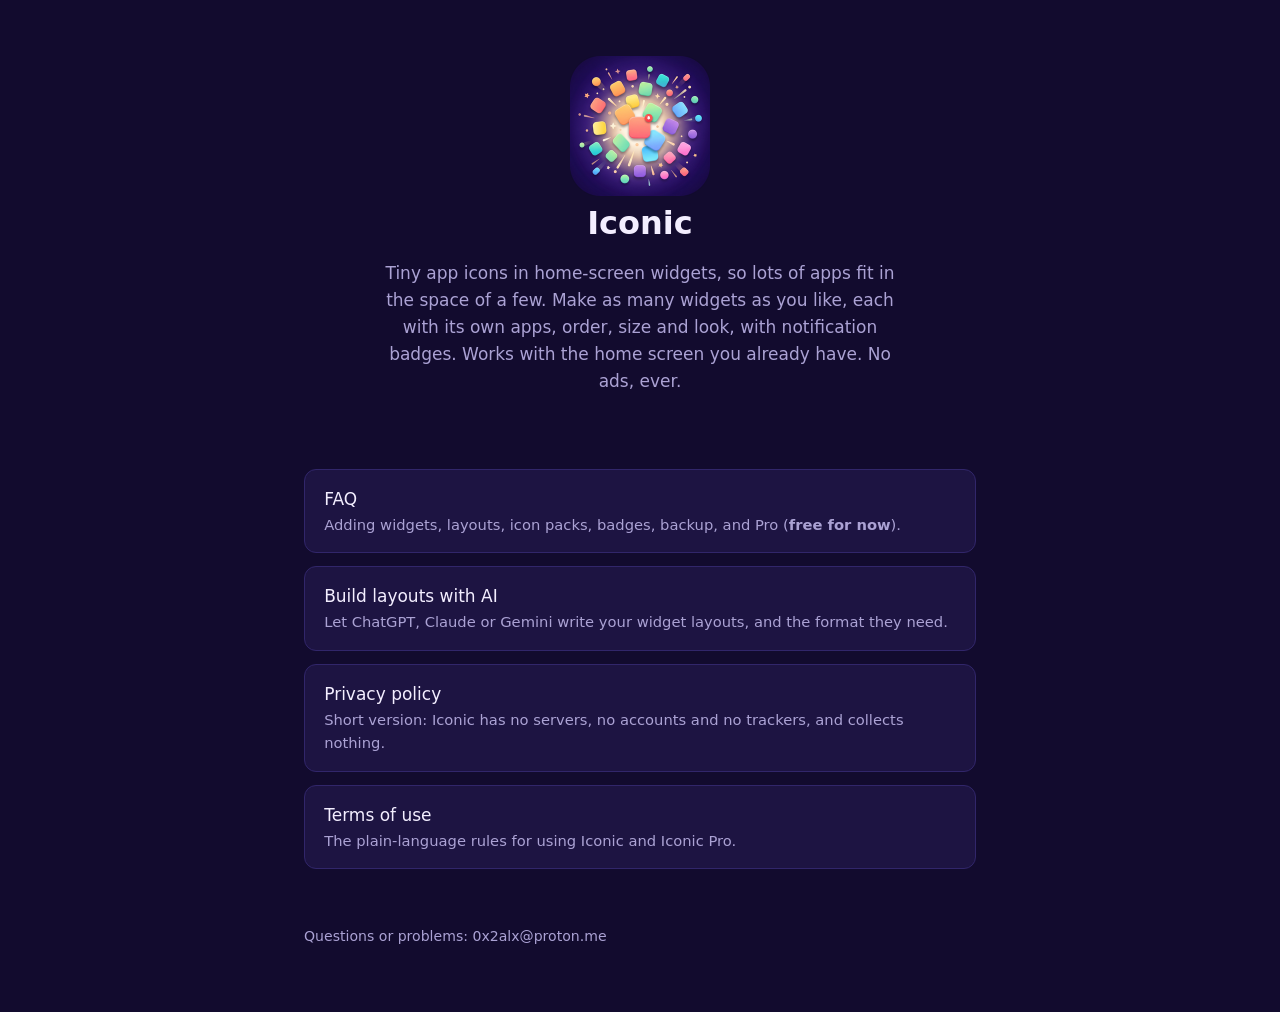
<file: index.html>
<!doctype html>
<html lang="en">
<head>
<meta charset="utf-8">
<meta name="viewport" content="width=device-width, initial-scale=1, viewport-fit=cover">
<title>Iconic</title>
<meta name="description" content="Iconic puts tiny app icons on your Android home screen in widgets: as many widgets as you like, each with its own apps, order, size and look, with notification badges.">
<link rel="icon" href="assets/favicon.png">
<link rel="stylesheet" href="style.css">
</head>
<body>
<div class="wrap">
  <section class="hero">
    <img src="assets/iconic-logo.png" alt="Iconic logo">
    <h1>Iconic</h1>
    <p>Tiny app icons in home-screen widgets, so lots of apps fit in the space of a few. Make as many widgets as you like, each with its own apps, order, size and look, with notification badges. Works with the home screen you already have. No ads, ever.</p>
  </section>
  <div class="links">
    <a href="faq.html">FAQ<span>Adding widgets, layouts, icon packs, badges, backup, and Pro (<strong>free for now</strong>).</span></a>
    <a href="ai.html">Build layouts with AI<span>Let ChatGPT, Claude or Gemini write your widget layouts, and the format they need.</span></a>
    <a href="privacy.html">Privacy policy<span>Short version: Iconic has no servers, no accounts and no trackers, and collects nothing.</span></a>
    <a href="terms.html">Terms of use<span>The plain-language rules for using Iconic and Iconic Pro.</span></a>
  </div>
  <footer>Questions or problems: 0x2alx@proton.me</footer>
</div>
</body>
</html>
</file>
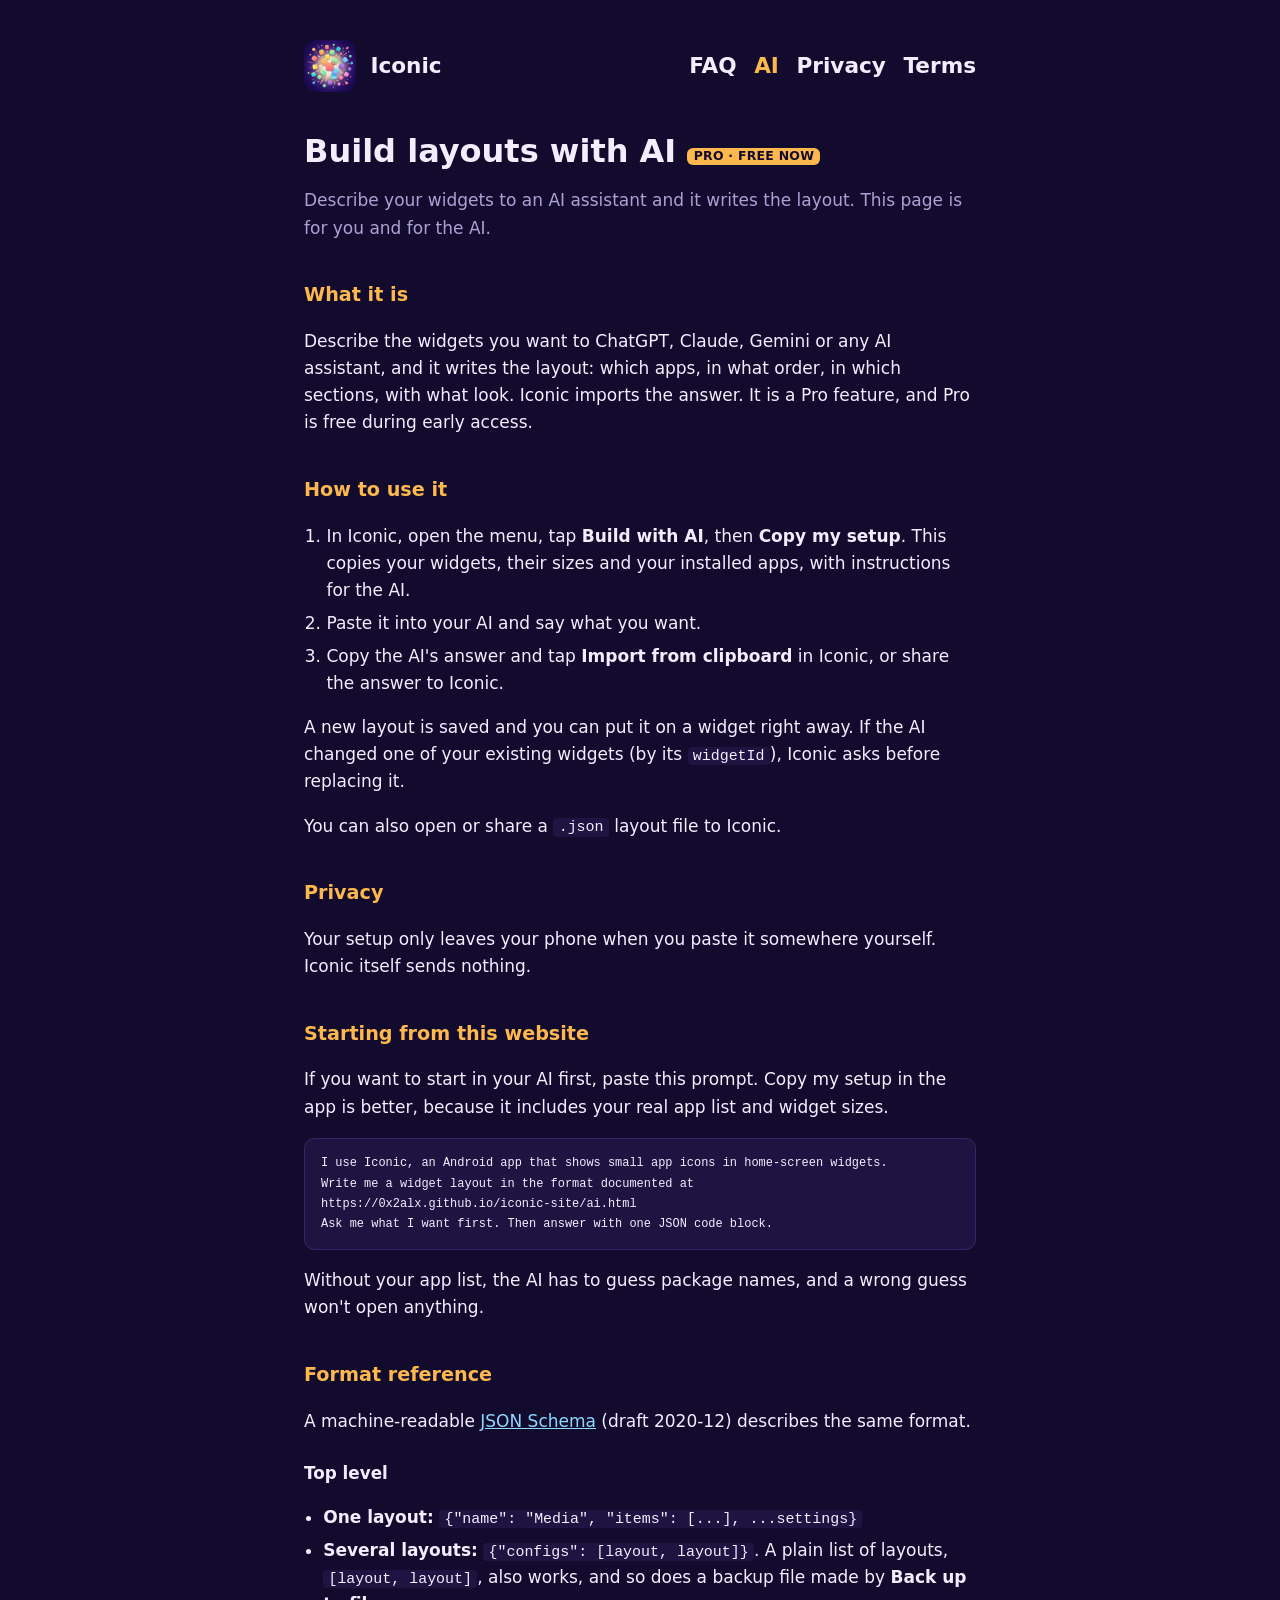
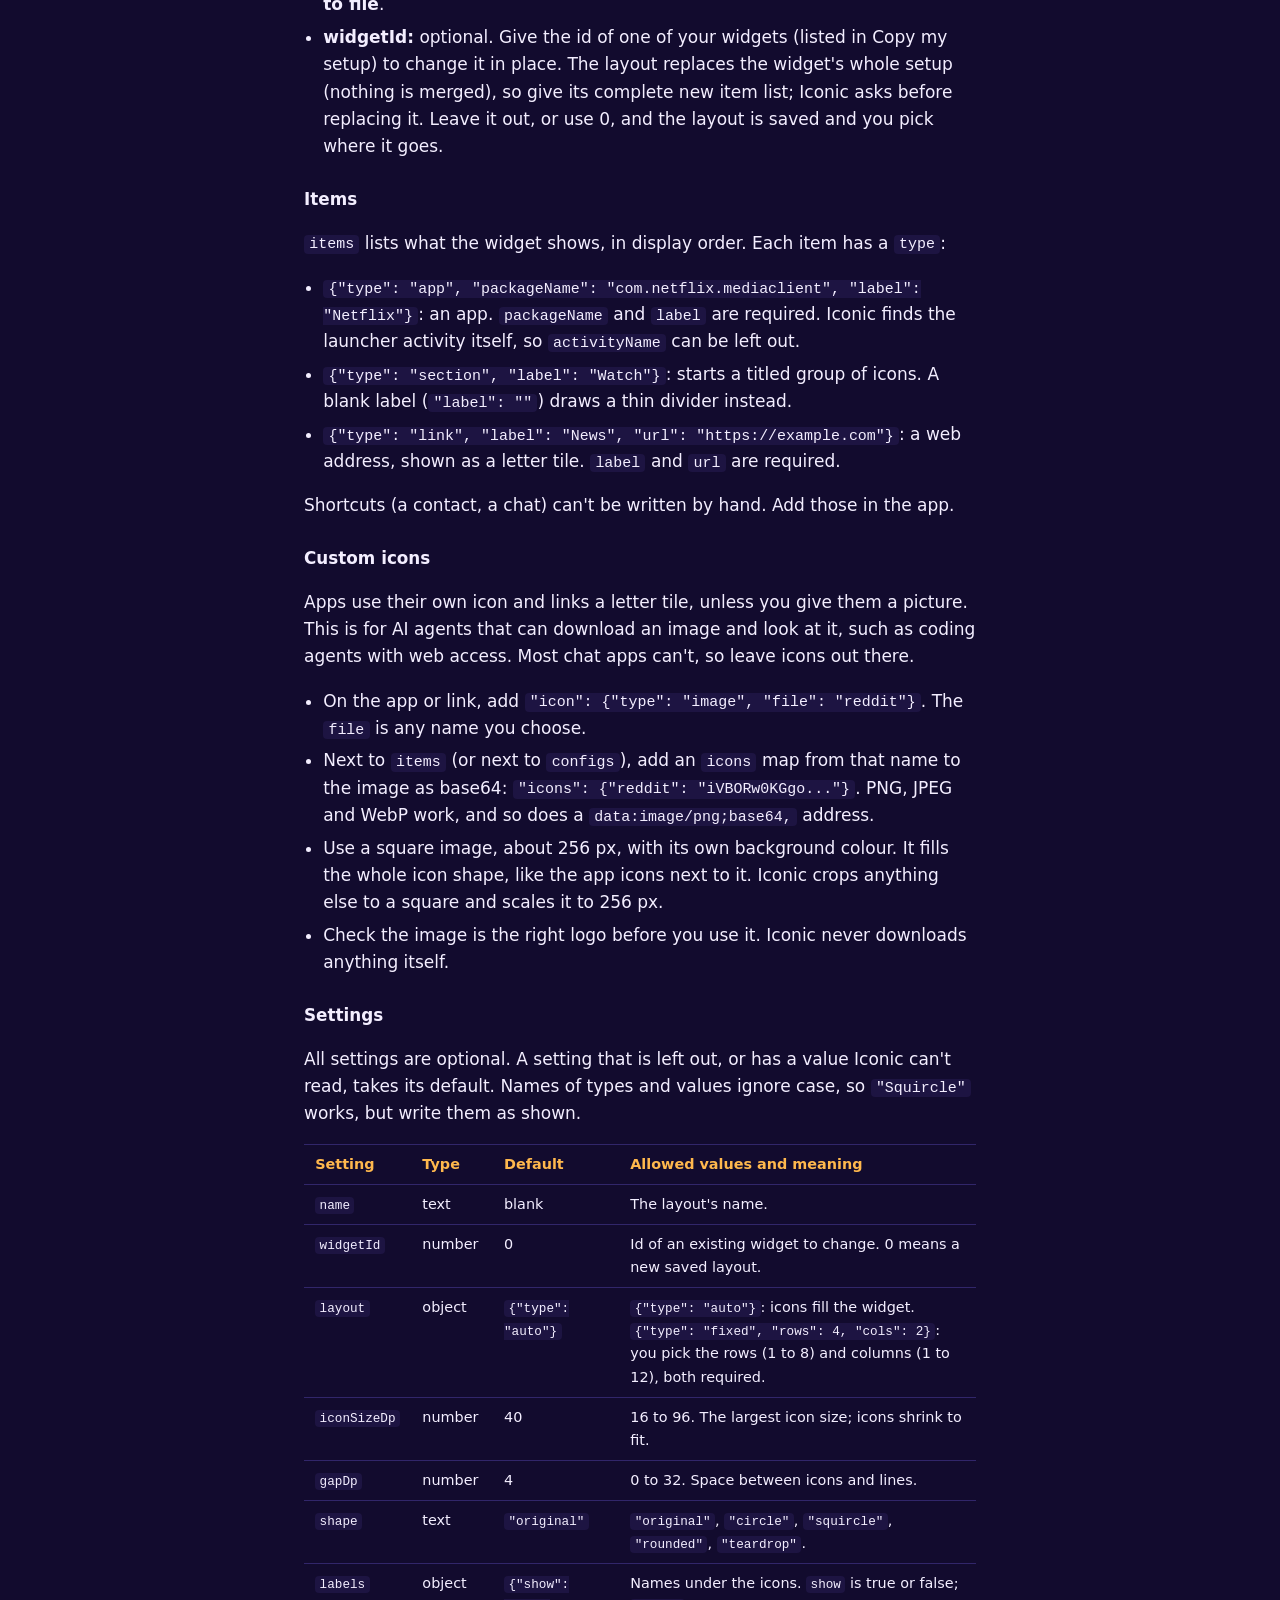
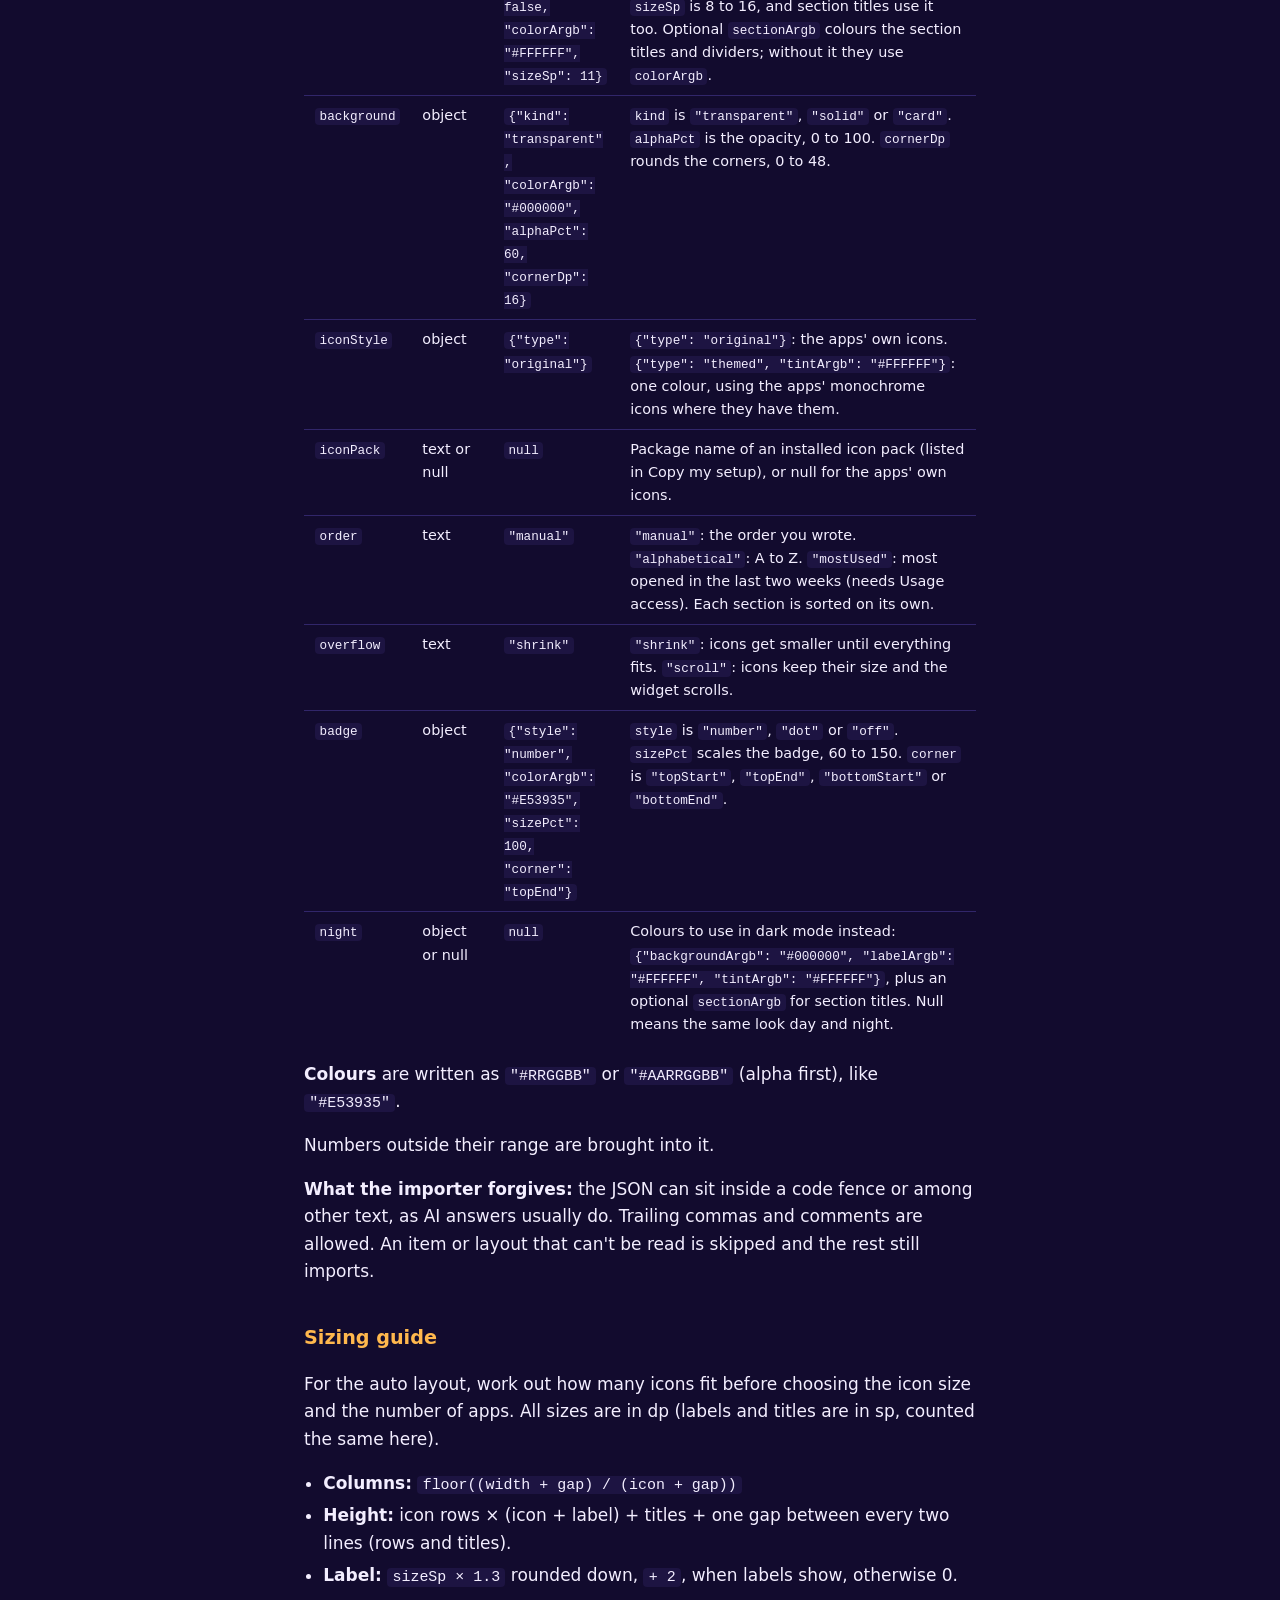
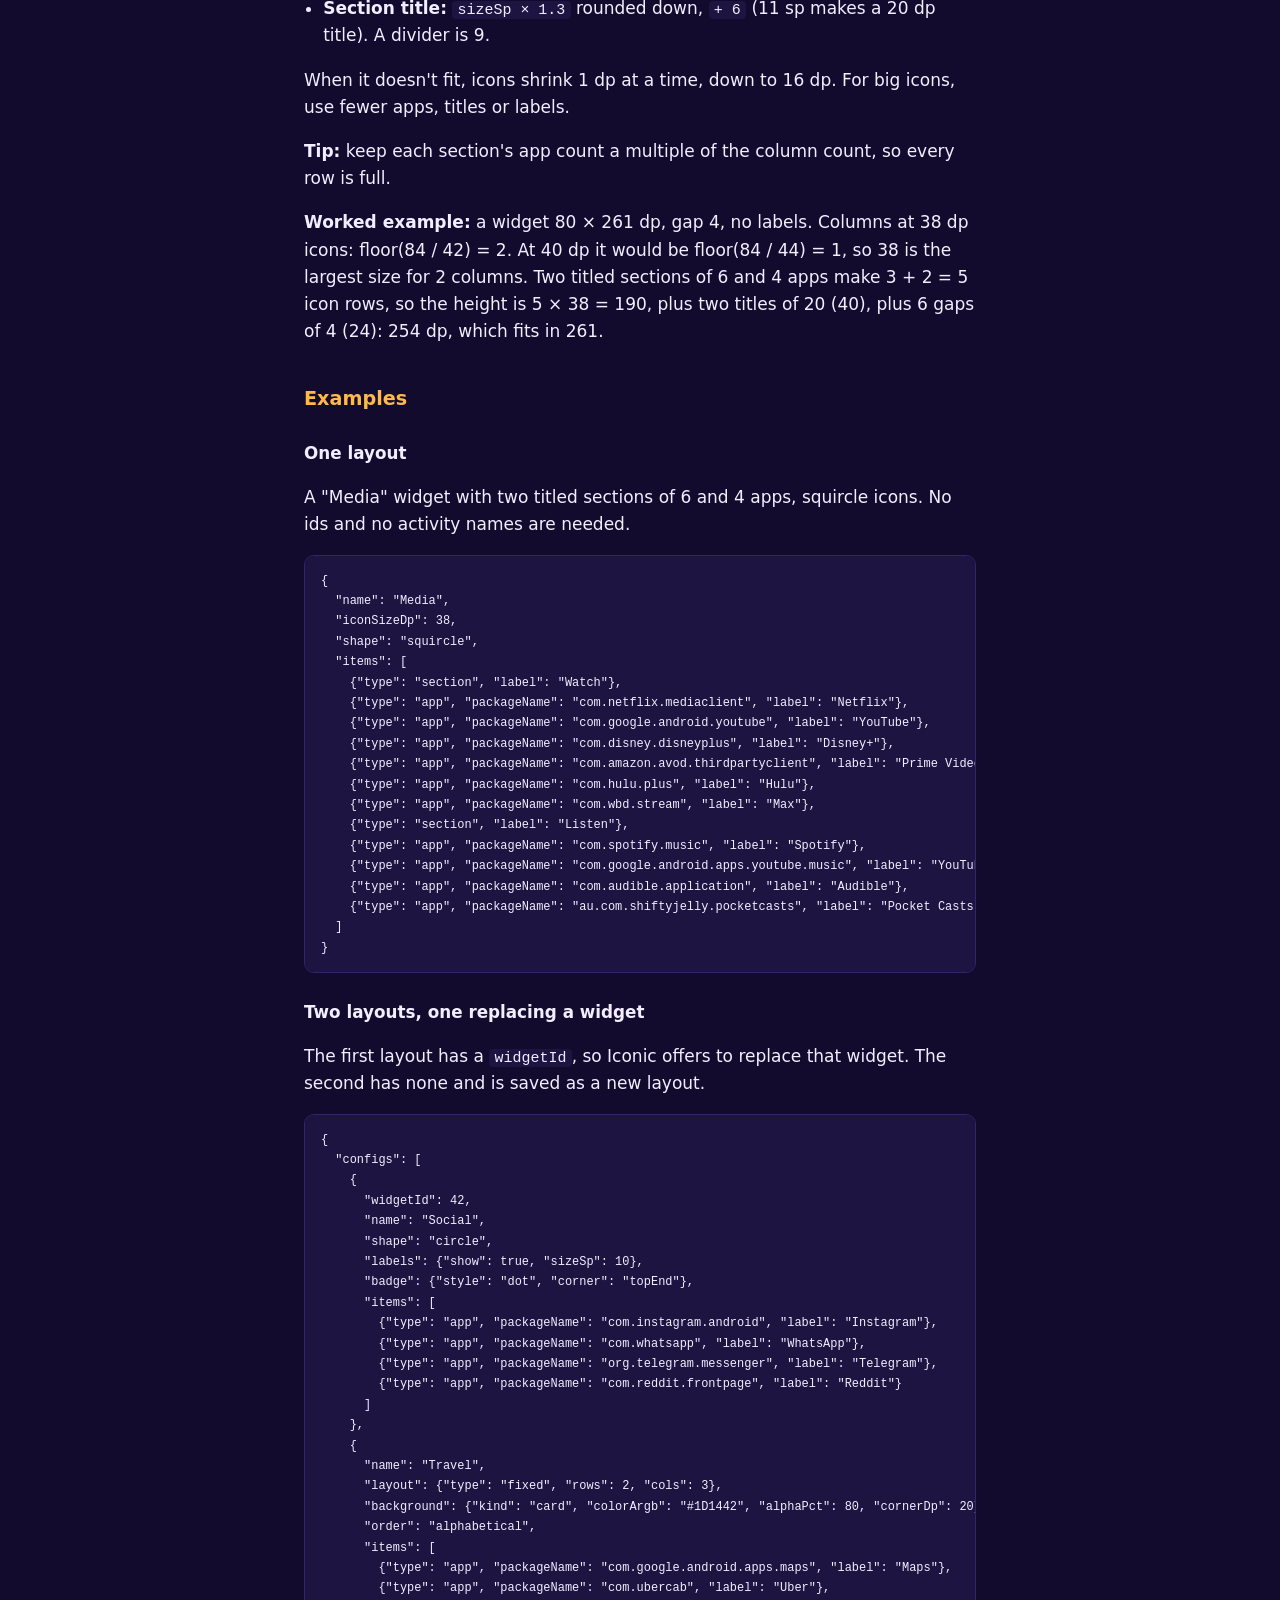
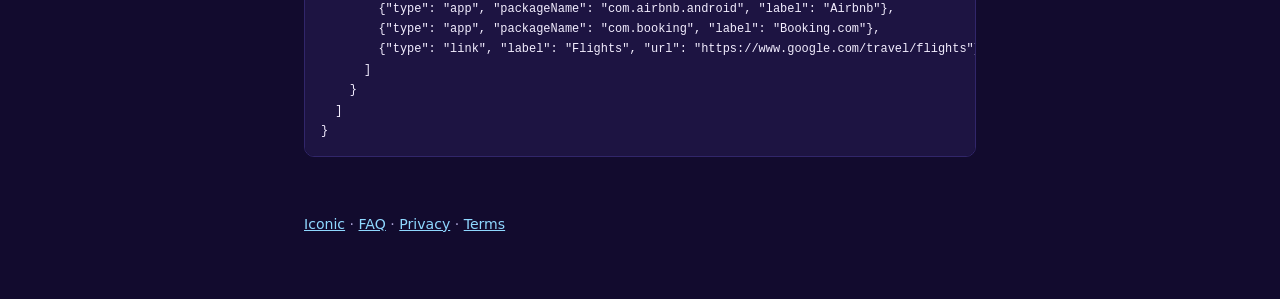
<file: ai.html>
<!doctype html>
<html lang="en">
<head>
<meta charset="utf-8">
<meta name="viewport" content="width=device-width, initial-scale=1, viewport-fit=cover">
<title>Build layouts with AI</title>
<meta name="description" content="How to have ChatGPT, Claude, Gemini or any AI assistant write Iconic widget layouts, and the layout format it needs.">
<link rel="icon" href="assets/favicon.png">
<link rel="stylesheet" href="style.css">
</head>
<body>
<div class="wrap">
  <header class="top">
    <img src="assets/iconic-logo.png" alt="">
    <a href="index.html">Iconic</a>
    <nav><a href="faq.html">FAQ</a><a href="ai.html" aria-current="page">AI</a><a href="privacy.html">Privacy</a><a href="terms.html">Terms</a></nav>
  </header>

  <h1>Build layouts with AI <span class="free">PRO · FREE NOW</span></h1>
  <p class="muted">Describe your widgets to an AI assistant and it writes the layout. This page is for you and for the AI.</p>

  <h2>What it is</h2>
  <p>Describe the widgets you want to ChatGPT, Claude, Gemini or any AI assistant, and it writes the layout: which apps, in what order, in which sections, with what look. Iconic imports the answer. It is a Pro feature, and Pro is free during early access.</p>

  <h2>How to use it</h2>
  <ol>
    <li>In Iconic, open the menu, tap <strong>Build with AI</strong>, then <strong>Copy my setup</strong>. This copies your widgets, their sizes and your installed apps, with instructions for the AI.</li>
    <li>Paste it into your AI and say what you want.</li>
    <li>Copy the AI's answer and tap <strong>Import from clipboard</strong> in Iconic, or share the answer to Iconic.</li>
  </ol>
  <p>A new layout is saved and you can put it on a widget right away. If the AI changed one of your existing widgets (by its <code>widgetId</code>), Iconic asks before replacing it.</p>
  <p>You can also open or share a <code>.json</code> layout file to Iconic.</p>

  <h2>Privacy</h2>
  <p>Your setup only leaves your phone when you paste it somewhere yourself. Iconic itself sends nothing.</p>

  <h2>Starting from this website</h2>
  <p>If you want to start in your AI first, paste this prompt. Copy my setup in the app is better, because it includes your real app list and widget sizes.</p>
<pre><code>I use Iconic, an Android app that shows small app icons in home-screen widgets.
Write me a widget layout in the format documented at
https://0x2alx.github.io/iconic-site/ai.html
Ask me what I want first. Then answer with one JSON code block.</code></pre>
  <p>Without your app list, the AI has to guess package names, and a wrong guess won't open anything.</p>

  <h2>Format reference</h2>
  <p>A machine-readable <a href="layout.schema.json">JSON Schema</a> (draft 2020-12) describes the same format.</p>

  <h3>Top level</h3>
  <ul>
    <li><strong>One layout:</strong> <code>{"name": "Media", "items": [...], ...settings}</code></li>
    <li><strong>Several layouts:</strong> <code>{"configs": [layout, layout]}</code>. A plain list of layouts, <code>[layout, layout]</code>, also works, and so does a backup file made by <strong>Back up to file</strong>.</li>
    <li><strong>widgetId:</strong> optional. Give the id of one of your widgets (listed in Copy my setup) to change it in place. The layout replaces the widget's whole setup (nothing is merged), so give its complete new item list; Iconic asks before replacing it. Leave it out, or use 0, and the layout is saved and you pick where it goes.</li>
  </ul>

  <h3>Items</h3>
  <p><code>items</code> lists what the widget shows, in display order. Each item has a <code>type</code>:</p>
  <ul>
    <li><code>{"type": "app", "packageName": "com.netflix.mediaclient", "label": "Netflix"}</code>: an app. <code>packageName</code> and <code>label</code> are required. Iconic finds the launcher activity itself, so <code>activityName</code> can be left out.</li>
    <li><code>{"type": "section", "label": "Watch"}</code>: starts a titled group of icons. A blank label (<code>"label": ""</code>) draws a thin divider instead.</li>
    <li><code>{"type": "link", "label": "News", "url": "https://example.com"}</code>: a web address, shown as a letter tile. <code>label</code> and <code>url</code> are required.</li>
  </ul>
  <p>Shortcuts (a contact, a chat) can't be written by hand. Add those in the app.</p>

  <h3>Custom icons</h3>
  <p>Apps use their own icon and links a letter tile, unless you give them a picture. This is for AI agents that can download an image and look at it, such as coding agents with web access. Most chat apps can't, so leave icons out there.</p>
  <ul>
    <li>On the app or link, add <code>"icon": {"type": "image", "file": "reddit"}</code>. The <code>file</code> is any name you choose.</li>
    <li>Next to <code>items</code> (or next to <code>configs</code>), add an <code>icons</code> map from that name to the image as base64: <code>"icons": {"reddit": "iVBORw0KGgo..."}</code>. PNG, JPEG and WebP work, and so does a <code>data:image/png;base64,</code> address.</li>
    <li>Use a square image, about 256 px, with its own background colour. It fills the whole icon shape, like the app icons next to it. Iconic crops anything else to a square and scales it to 256 px.</li>
    <li>Check the image is the right logo before you use it. Iconic never downloads anything itself.</li>
  </ul>

  <h3>Settings</h3>
  <p>All settings are optional. A setting that is left out, or has a value Iconic can't read, takes its default. Names of types and values ignore case, so <code>"Squircle"</code> works, but write them as shown.</p>
  <table>
    <thead><tr><th>Setting</th><th>Type</th><th>Default</th><th>Allowed values and meaning</th></tr></thead>
    <tbody>
      <tr><td><code>name</code></td><td>text</td><td>blank</td><td>The layout's name.</td></tr>
      <tr><td><code>widgetId</code></td><td>number</td><td>0</td><td>Id of an existing widget to change. 0 means a new saved layout.</td></tr>
      <tr><td><code>layout</code></td><td>object</td><td><code>{"type": "auto"}</code></td><td><code>{"type": "auto"}</code>: icons fill the widget. <code>{"type": "fixed", "rows": 4, "cols": 2}</code>: you pick the rows (1 to 8) and columns (1 to 12), both required.</td></tr>
      <tr><td><code>iconSizeDp</code></td><td>number</td><td>40</td><td>16 to 96. The largest icon size; icons shrink to fit.</td></tr>
      <tr><td><code>gapDp</code></td><td>number</td><td>4</td><td>0 to 32. Space between icons and lines.</td></tr>
      <tr><td><code>shape</code></td><td>text</td><td><code>"original"</code></td><td><code>"original"</code>, <code>"circle"</code>, <code>"squircle"</code>, <code>"rounded"</code>, <code>"teardrop"</code>.</td></tr>
      <tr><td><code>labels</code></td><td>object</td><td><code>{"show": false, "colorArgb": "#FFFFFF", "sizeSp": 11}</code></td><td>Names under the icons. <code>show</code> is true or false; <code>sizeSp</code> is 8 to 16, and section titles use it too. Optional <code>sectionArgb</code> colours the section titles and dividers; without it they use <code>colorArgb</code>.</td></tr>
      <tr><td><code>background</code></td><td>object</td><td><code>{"kind": "transparent", "colorArgb": "#000000", "alphaPct": 60, "cornerDp": 16}</code></td><td><code>kind</code> is <code>"transparent"</code>, <code>"solid"</code> or <code>"card"</code>. <code>alphaPct</code> is the opacity, 0 to 100. <code>cornerDp</code> rounds the corners, 0 to 48.</td></tr>
      <tr><td><code>iconStyle</code></td><td>object</td><td><code>{"type": "original"}</code></td><td><code>{"type": "original"}</code>: the apps' own icons. <code>{"type": "themed", "tintArgb": "#FFFFFF"}</code>: one colour, using the apps' monochrome icons where they have them.</td></tr>
      <tr><td><code>iconPack</code></td><td>text or null</td><td><code>null</code></td><td>Package name of an installed icon pack (listed in Copy my setup), or null for the apps' own icons.</td></tr>
      <tr><td><code>order</code></td><td>text</td><td><code>"manual"</code></td><td><code>"manual"</code>: the order you wrote. <code>"alphabetical"</code>: A to Z. <code>"mostUsed"</code>: most opened in the last two weeks (needs Usage access). Each section is sorted on its own.</td></tr>
      <tr><td><code>overflow</code></td><td>text</td><td><code>"shrink"</code></td><td><code>"shrink"</code>: icons get smaller until everything fits. <code>"scroll"</code>: icons keep their size and the widget scrolls.</td></tr>
      <tr><td><code>badge</code></td><td>object</td><td><code>{"style": "number", "colorArgb": "#E53935", "sizePct": 100, "corner": "topEnd"}</code></td><td><code>style</code> is <code>"number"</code>, <code>"dot"</code> or <code>"off"</code>. <code>sizePct</code> scales the badge, 60 to 150. <code>corner</code> is <code>"topStart"</code>, <code>"topEnd"</code>, <code>"bottomStart"</code> or <code>"bottomEnd"</code>.</td></tr>
      <tr><td><code>night</code></td><td>object or null</td><td><code>null</code></td><td>Colours to use in dark mode instead: <code>{"backgroundArgb": "#000000", "labelArgb": "#FFFFFF", "tintArgb": "#FFFFFF"}</code>, plus an optional <code>sectionArgb</code> for section titles. Null means the same look day and night.</td></tr>
    </tbody>
  </table>
  <p><strong>Colours</strong> are written as <code>"#RRGGBB"</code> or <code>"#AARRGGBB"</code> (alpha first), like <code>"#E53935"</code>.</p>
  <p>Numbers outside their range are brought into it.</p>
  <p><strong>What the importer forgives:</strong> the JSON can sit inside a code fence or among other text, as AI answers usually do. Trailing commas and comments are allowed. An item or layout that can't be read is skipped and the rest still imports.</p>

  <h2>Sizing guide</h2>
  <p>For the auto layout, work out how many icons fit before choosing the icon size and the number of apps. All sizes are in dp (labels and titles are in sp, counted the same here).</p>
  <ul>
    <li><strong>Columns:</strong> <code>floor((width + gap) / (icon + gap))</code></li>
    <li><strong>Height:</strong> icon rows × (icon + label) + titles + one gap between every two lines (rows and titles).</li>
    <li><strong>Label:</strong> <code>sizeSp × 1.3</code> rounded down, <code>+ 2</code>, when labels show, otherwise 0.</li>
    <li><strong>Section title:</strong> <code>sizeSp × 1.3</code> rounded down, <code>+ 6</code> (11 sp makes a 20 dp title). A divider is 9.</li>
  </ul>
  <p>When it doesn't fit, icons shrink 1 dp at a time, down to 16 dp. For big icons, use fewer apps, titles or labels.</p>
  <p><strong>Tip:</strong> keep each section's app count a multiple of the column count, so every row is full.</p>
  <p><strong>Worked example:</strong> a widget 80 × 261 dp, gap 4, no labels. Columns at 38 dp icons: floor(84 / 42) = 2. At 40 dp it would be floor(84 / 44) = 1, so 38 is the largest size for 2 columns. Two titled sections of 6 and 4 apps make 3 + 2 = 5 icon rows, so the height is 5 × 38 = 190, plus two titles of 20 (40), plus 6 gaps of 4 (24): 254 dp, which fits in 261.</p>

  <h2>Examples</h2>
  <h3>One layout</h3>
  <p>A "Media" widget with two titled sections of 6 and 4 apps, squircle icons. No ids and no activity names are needed.</p>
<pre><code>{
  "name": "Media",
  "iconSizeDp": 38,
  "shape": "squircle",
  "items": [
    {"type": "section", "label": "Watch"},
    {"type": "app", "packageName": "com.netflix.mediaclient", "label": "Netflix"},
    {"type": "app", "packageName": "com.google.android.youtube", "label": "YouTube"},
    {"type": "app", "packageName": "com.disney.disneyplus", "label": "Disney+"},
    {"type": "app", "packageName": "com.amazon.avod.thirdpartyclient", "label": "Prime Video"},
    {"type": "app", "packageName": "com.hulu.plus", "label": "Hulu"},
    {"type": "app", "packageName": "com.wbd.stream", "label": "Max"},
    {"type": "section", "label": "Listen"},
    {"type": "app", "packageName": "com.spotify.music", "label": "Spotify"},
    {"type": "app", "packageName": "com.google.android.apps.youtube.music", "label": "YouTube Music"},
    {"type": "app", "packageName": "com.audible.application", "label": "Audible"},
    {"type": "app", "packageName": "au.com.shiftyjelly.pocketcasts", "label": "Pocket Casts"}
  ]
}</code></pre>

  <h3>Two layouts, one replacing a widget</h3>
  <p>The first layout has a <code>widgetId</code>, so Iconic offers to replace that widget. The second has none and is saved as a new layout.</p>
<pre><code>{
  "configs": [
    {
      "widgetId": 42,
      "name": "Social",
      "shape": "circle",
      "labels": {"show": true, "sizeSp": 10},
      "badge": {"style": "dot", "corner": "topEnd"},
      "items": [
        {"type": "app", "packageName": "com.instagram.android", "label": "Instagram"},
        {"type": "app", "packageName": "com.whatsapp", "label": "WhatsApp"},
        {"type": "app", "packageName": "org.telegram.messenger", "label": "Telegram"},
        {"type": "app", "packageName": "com.reddit.frontpage", "label": "Reddit"}
      ]
    },
    {
      "name": "Travel",
      "layout": {"type": "fixed", "rows": 2, "cols": 3},
      "background": {"kind": "card", "colorArgb": "#1D1442", "alphaPct": 80, "cornerDp": 20},
      "order": "alphabetical",
      "items": [
        {"type": "app", "packageName": "com.google.android.apps.maps", "label": "Maps"},
        {"type": "app", "packageName": "com.ubercab", "label": "Uber"},
        {"type": "app", "packageName": "com.airbnb.android", "label": "Airbnb"},
        {"type": "app", "packageName": "com.booking", "label": "Booking.com"},
        {"type": "link", "label": "Flights", "url": "https://www.google.com/travel/flights"}
      ]
    }
  ]
}</code></pre>

  <footer><a href="index.html">Iconic</a> · <a href="faq.html">FAQ</a> · <a href="privacy.html">Privacy</a> · <a href="terms.html">Terms</a></footer>
</div>
</body>
</html>
</file>
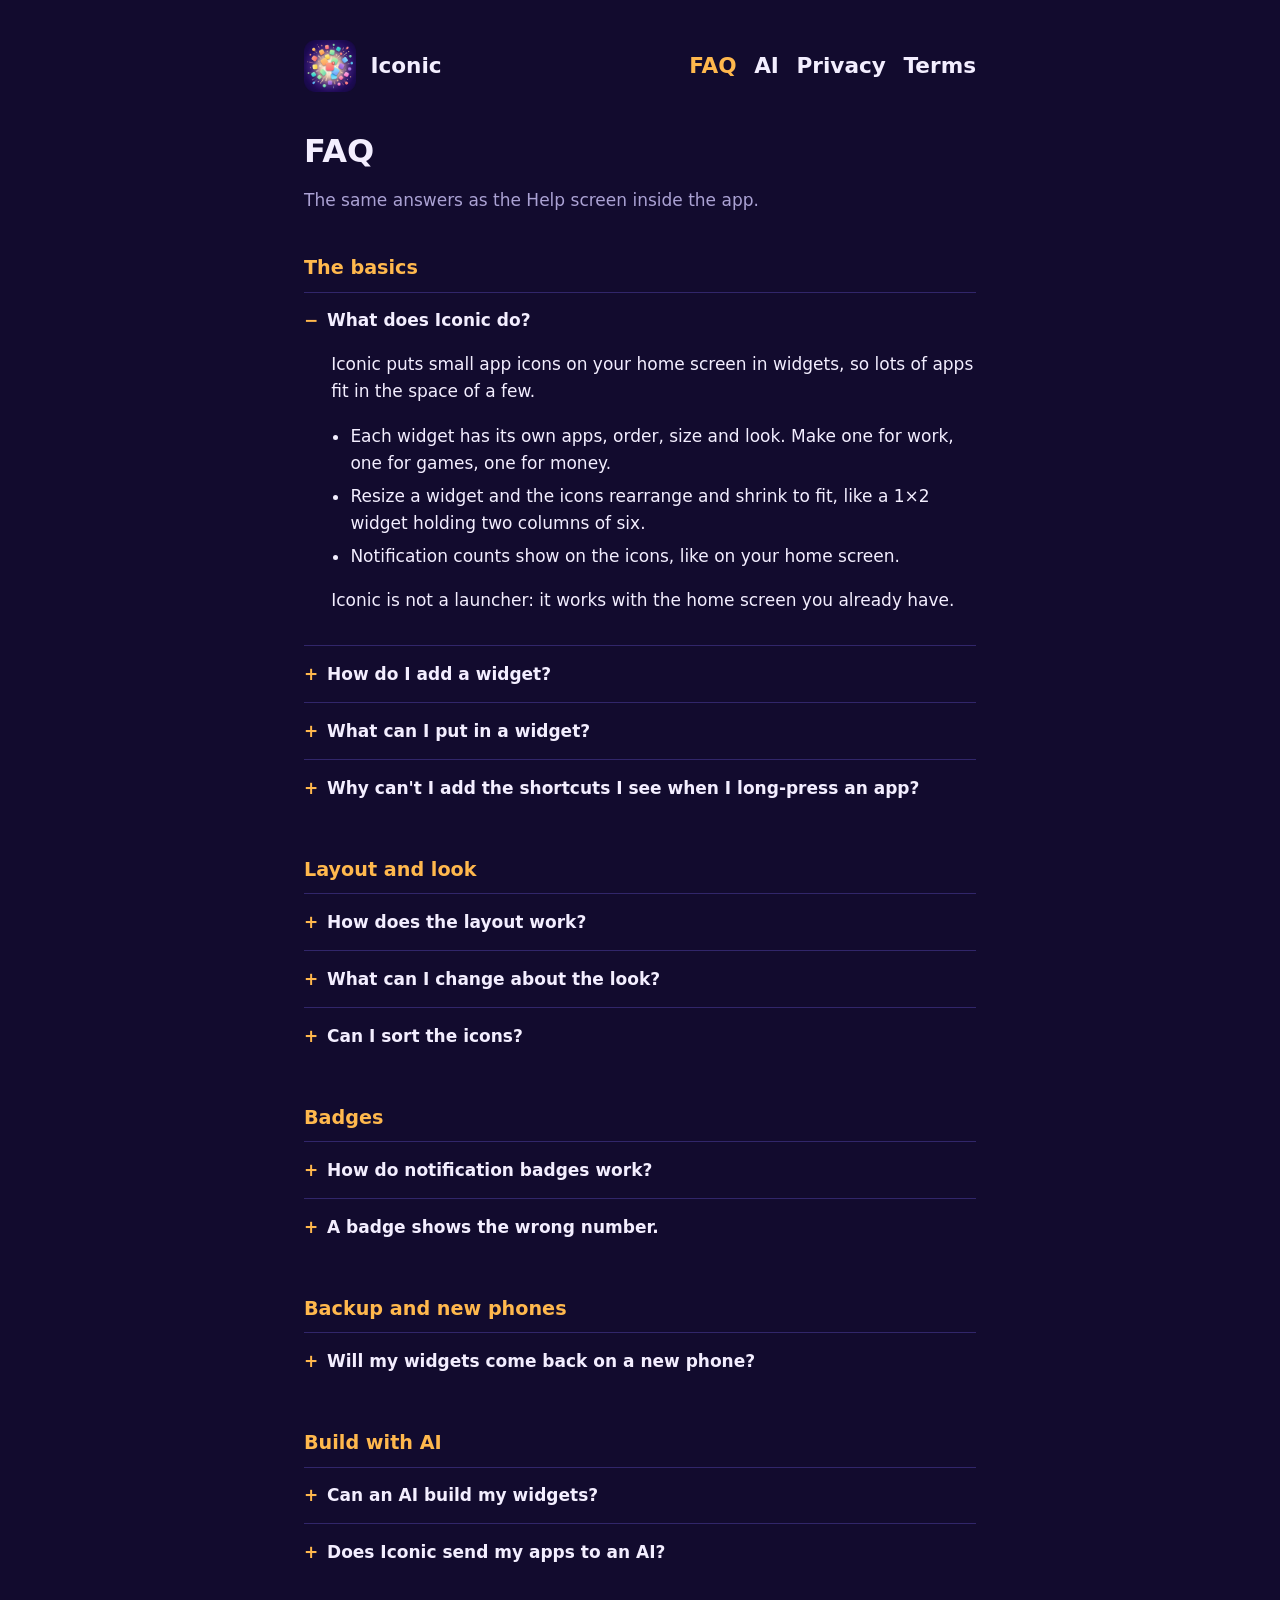
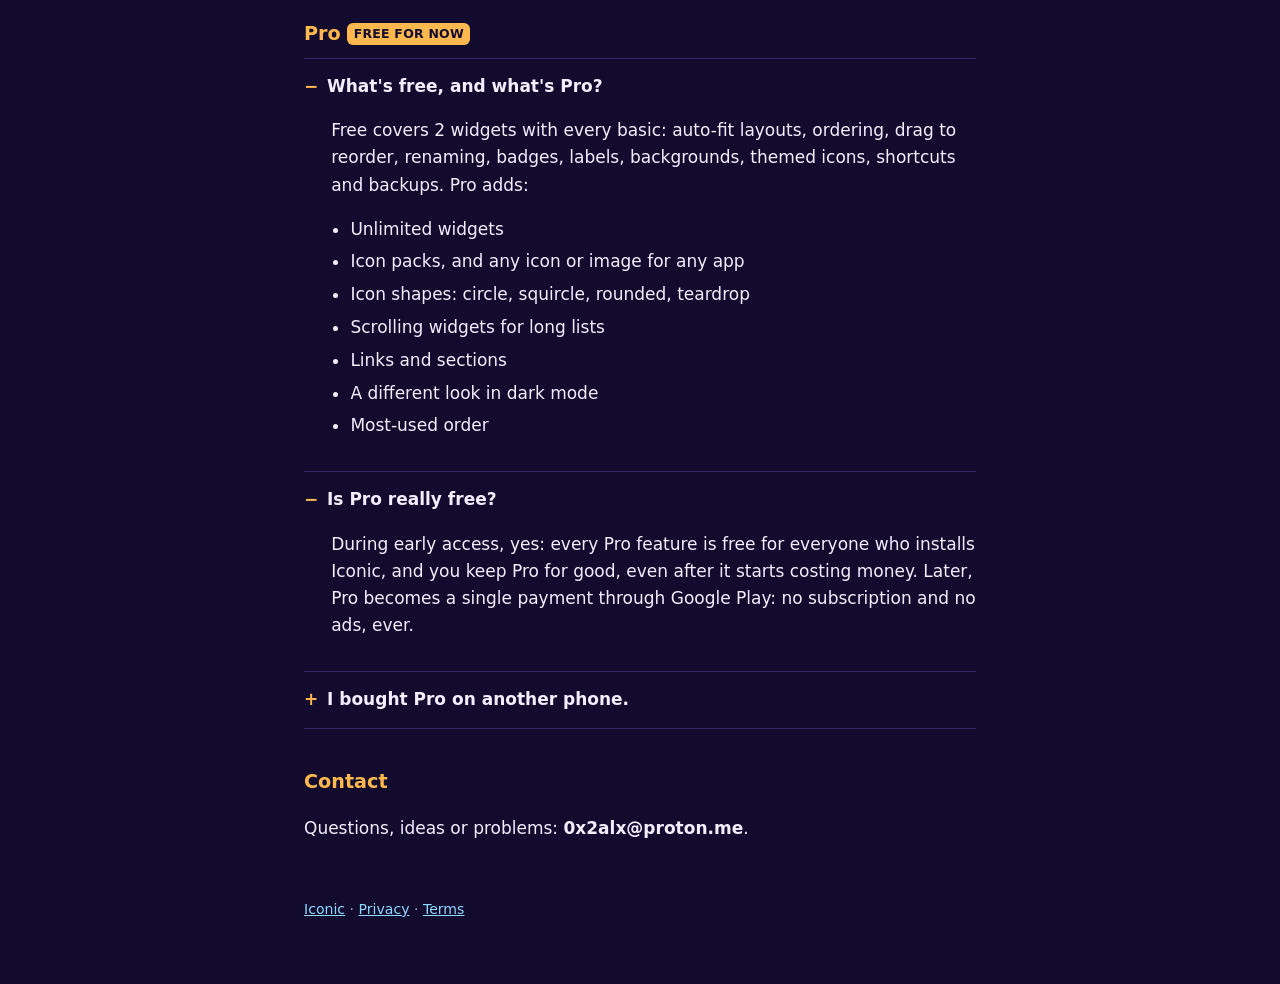
<file: faq.html>
<!doctype html>
<html lang="en">
<head>
<meta charset="utf-8">
<meta name="viewport" content="width=device-width, initial-scale=1, viewport-fit=cover">
<title>Iconic FAQ</title>
<meta name="description" content="How Iconic works: adding widgets, layouts, icon packs, notification badges, backup and Pro.">
<link rel="icon" href="assets/favicon.png">
<link rel="stylesheet" href="style.css">
</head>
<body>
<div class="wrap">
  <header class="top">
    <img src="assets/iconic-logo.png" alt="">
    <a href="index.html">Iconic</a>
    <nav><a href="faq.html" aria-current="page">FAQ</a><a href="ai.html">AI</a><a href="privacy.html">Privacy</a><a href="terms.html">Terms</a></nav>
  </header>

  <h1>FAQ</h1>
  <p class="muted">The same answers as the Help screen inside the app.</p>

  <h2>The basics</h2>
  <details open>
    <summary>What does Iconic do?</summary>
    <p>Iconic puts small app icons on your home screen in widgets, so lots of apps fit in the space of a few.</p>
    <ul>
      <li>Each widget has its own apps, order, size and look. Make one for work, one for games, one for money.</li>
      <li>Resize a widget and the icons rearrange and shrink to fit, like a 1×2 widget holding two columns of six.</li>
      <li>Notification counts show on the icons, like on your home screen.</li>
    </ul>
    <p>Iconic is not a launcher: it works with the home screen you already have.</p>
  </details>
  <details>
    <summary>How do I add a widget?</summary>
    <p>Open Iconic and tap <strong>Add a widget</strong>, or long-press an empty spot on your home screen, tap <strong>Widgets</strong> and pick Iconic. The editor opens right away: start blank, copy another widget, or start from a saved layout.</p>
    <ul>
      <li><strong>Resize:</strong> long-press the widget on the home screen and drag its handles.</li>
      <li><strong>Edit later:</strong> tap Edit in Iconic, or long-press the widget and tap the pencil ("Customize").</li>
      <li><strong>Remove:</strong> drag it off the home screen like any widget.</li>
    </ul>
  </details>
  <details>
    <summary>What can I put in a widget?</summary>
    <ul>
      <li><strong>Apps:</strong> tick as many as you like.</li>
      <li><strong>Shortcuts:</strong> things apps offer to put on the home screen, like a WhatsApp chat, a direct-dial contact or Maps directions.</li>
      <li><strong>Links:</strong> any web address. It shows as a letter tile unless you give it an icon.</li>
      <li><strong>Sections:</strong> a title (or a plain divider) that starts a new group of icons.</li>
    </ul>
    <p>Tap an item in the editor to rename it or give it another icon. Hold the handle to reorder the list, or hold an icon in the preview and drop it where you want it.</p>
  </details>
  <details>
    <summary>Why can't I add the shortcuts I see when I long-press an app?</summary>
    <p>Android only lets your home-screen app (the launcher) read those. Every widget app has this limit. Iconic lists the other kind, the shortcuts apps offer to any app, and many apps offer the same things that way: chats, contacts, directions, labels, files.</p>
  </details>

  <h2>Layout and look</h2>
  <details>
    <summary>How does the layout work?</summary>
    <ul>
      <li><strong>Auto:</strong> icons fill whatever size the widget is. The icon size is a maximum: when apps don't fit, icons shrink until they do.</li>
      <li><strong>Fixed:</strong> you pick the rows and columns.</li>
      <li>Tall widgets read down each column first; wide ones read across.</li>
      <li><strong>Scroll:</strong> when apps don't fit, keep the icons at full size and scroll inside the widget.</li>
    </ul>
    <p>The editor's preview shows the widget at its real size; if some apps can't fit, it says how many.</p>
  </details>
  <details>
    <summary>What can I change about the look?</summary>
    <ul>
      <li><strong>Icon style:</strong> the apps' own icons, or Themed: one colour, using the apps' monochrome icons where they have them.</li>
      <li><strong>Icon pack:</strong> use any installed icon pack (the ones made for launchers like Nova).</li>
      <li><strong>Shape:</strong> circle, squircle, rounded or teardrop, so mixed icons look uniform.</li>
      <li><strong>Labels:</strong> names under the icons, in any colour and size.</li>
      <li><strong>Background:</strong> transparent, solid or a rounded card, with your colour and opacity.</li>
      <li><strong>Dark mode:</strong> give the widget different colours while your phone is in dark mode.</li>
    </ul>
  </details>
  <details>
    <summary>Can I sort the icons?</summary>
    <ul>
      <li><strong>Manual:</strong> exactly the order you set.</li>
      <li><strong>A–Z:</strong> alphabetical; new apps fall into place by themselves.</li>
      <li><strong>Most used:</strong> the apps you opened most in the last two weeks come first. It needs Usage access, which only lets Iconic count app opens on your phone. It re-sorts every few hours.</li>
    </ul>
    <p>With sections, each section is sorted on its own.</p>
  </details>

  <h2>Badges</h2>
  <details>
    <summary>How do notification badges work?</summary>
    <p>Badges show how many notifications an app has, as a number or a dot, in your colour, size and corner. They need Notification access. Iconic only counts notifications per app: it doesn't read, keep or send what they say.</p>
  </details>
  <details>
    <summary>A badge shows the wrong number.</summary>
    <p>Some apps group many messages into one notification, so their count can be lower than you expect. Badges also need Notification access to stay on: if they all disappear, check Iconic's status on its home screen.</p>
  </details>

  <h2>Backup and new phones</h2>
  <details>
    <summary>Will my widgets come back on a new phone?</summary>
    <p>Yes. Your widgets are part of your phone's Google backup and come back with your apps. If a widget can't be matched on the new phone, its setup is kept as a saved layout: add a widget and pick it under <strong>Start from</strong>.</p>
    <p>You can also back up by hand: in Iconic's menu, <strong>Back up to file</strong>, and save it to Google Drive or anywhere else. <strong>Restore from file</strong> brings the setups back as saved layouts.</p>
  </details>

  <h2>Build with AI</h2>
  <details>
    <summary>Can an AI build my widgets?</summary>
    <p>Yes. Describe what you want to ChatGPT, Claude, Gemini or any AI assistant and it writes the layout. In Iconic's menu, tap <strong>Build with AI</strong> and <strong>Copy my setup</strong>, paste it into your AI and say what you want. Then copy its answer and tap <strong>Import from clipboard</strong>, or share the answer to Iconic. A new layout is saved and you can put it on a widget right away. If the AI changed one of your widgets, Iconic asks before replacing it. It is a Pro feature, free for now. The <a href="ai.html">format is documented here</a>.</p>
  </details>
  <details>
    <summary>Does Iconic send my apps to an AI?</summary>
    <p>No. Iconic sends nothing. Copy my setup puts your widgets, their sizes and your installed apps on the clipboard, and it only leaves your phone if you paste it into an AI yourself.</p>
  </details>

  <h2>Pro <span class="free">FREE FOR NOW</span></h2>
  <details open>
    <summary>What's free, and what's Pro?</summary>
    <p>Free covers 2 widgets with every basic: auto-fit layouts, ordering, drag to reorder, renaming, badges, labels, backgrounds, themed icons, shortcuts and backups. Pro adds:</p>
    <ul>
      <li>Unlimited widgets</li>
      <li>Icon packs, and any icon or image for any app</li>
      <li>Icon shapes: circle, squircle, rounded, teardrop</li>
      <li>Scrolling widgets for long lists</li>
      <li>Links and sections</li>
      <li>A different look in dark mode</li>
      <li>Most-used order</li>
    </ul>
  </details>
  <details open>
    <summary>Is Pro really free?</summary>
    <p>During early access, yes: every Pro feature is free for everyone who installs Iconic, and you keep Pro for good, even after it starts costing money. Later, Pro becomes a single payment through Google Play: no subscription and no ads, ever.</p>
  </details>
  <details>
    <summary>I bought Pro on another phone.</summary>
    <p>Pro is tied to your Google account. Install Iconic with the same account and open it; if Pro doesn't show, tap <strong>Restore purchase</strong> on the Pro screen.</p>
  </details>

  <h2>Contact</h2>
  <p>Questions, ideas or problems: <strong>0x2alx@proton.me</strong>.</p>

  <footer><a href="index.html">Iconic</a> · <a href="privacy.html">Privacy</a> · <a href="terms.html">Terms</a></footer>
</div>
</body>
</html>
</file>
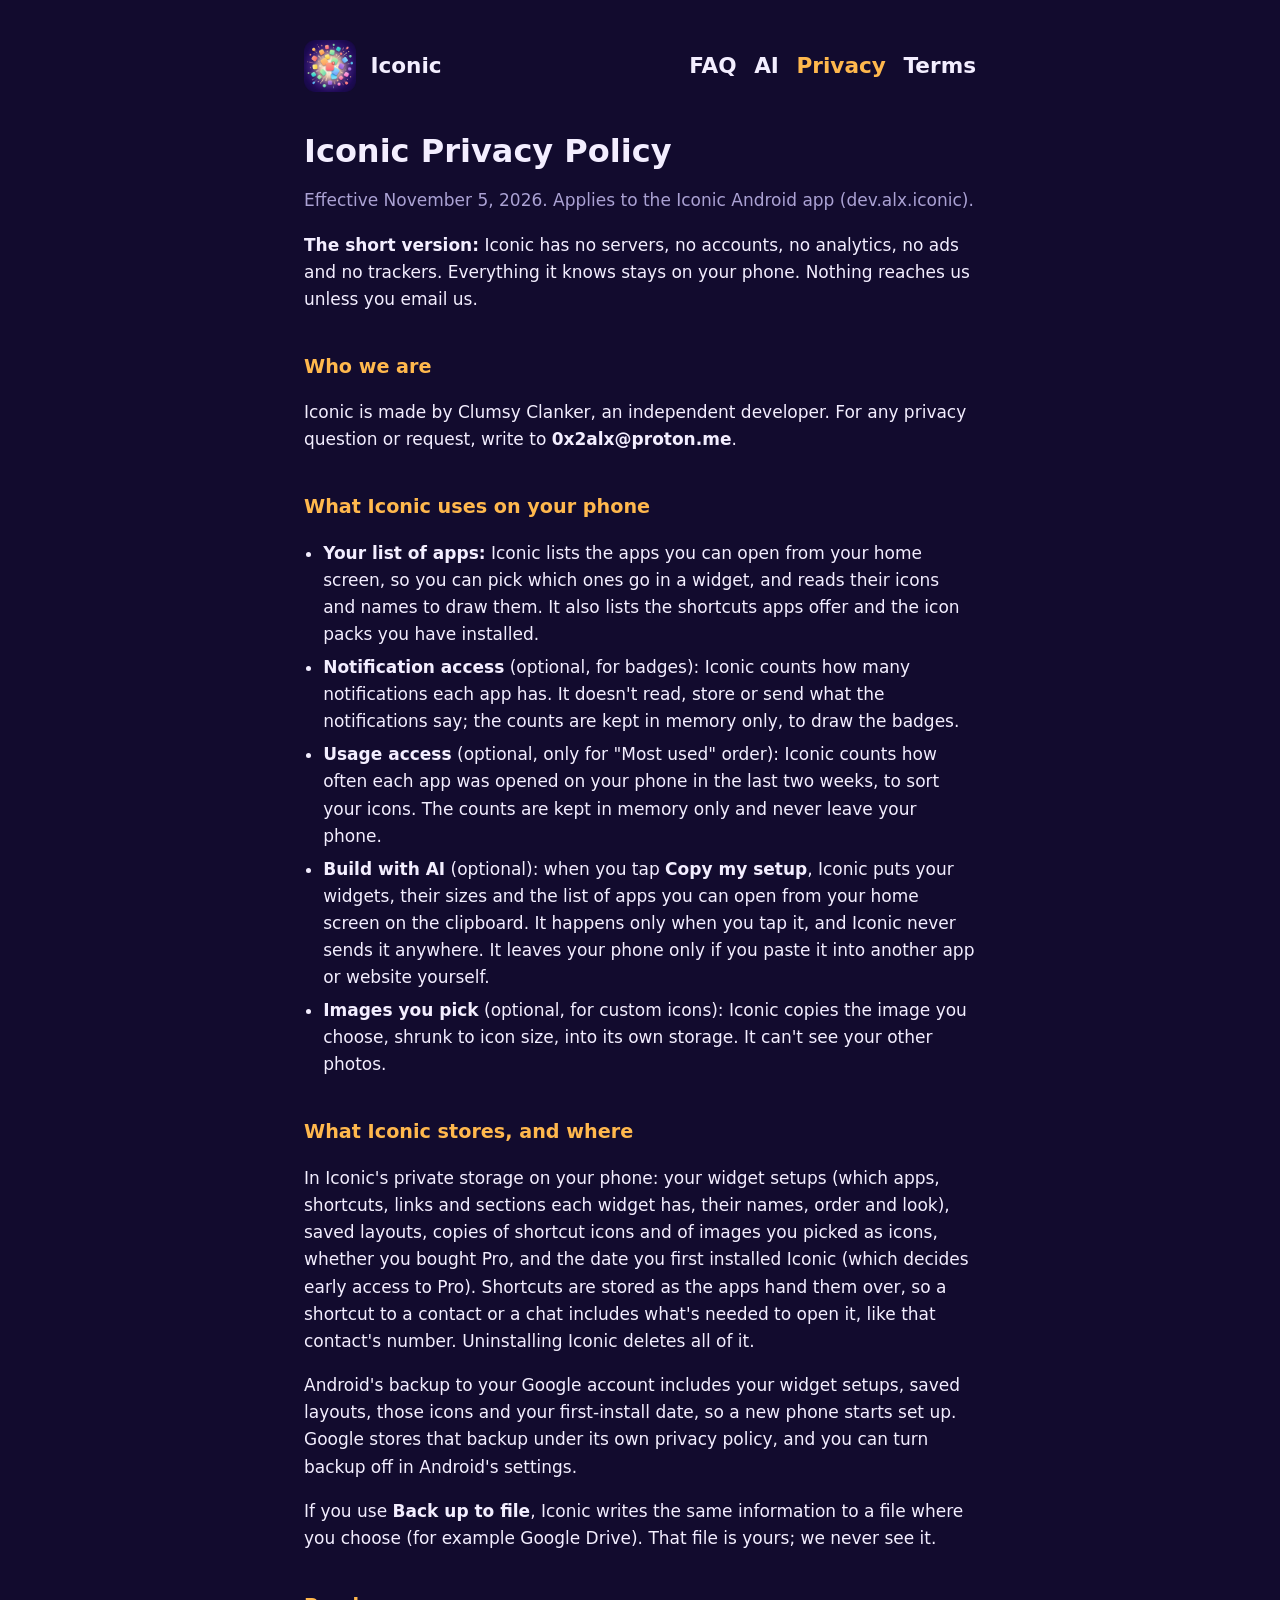
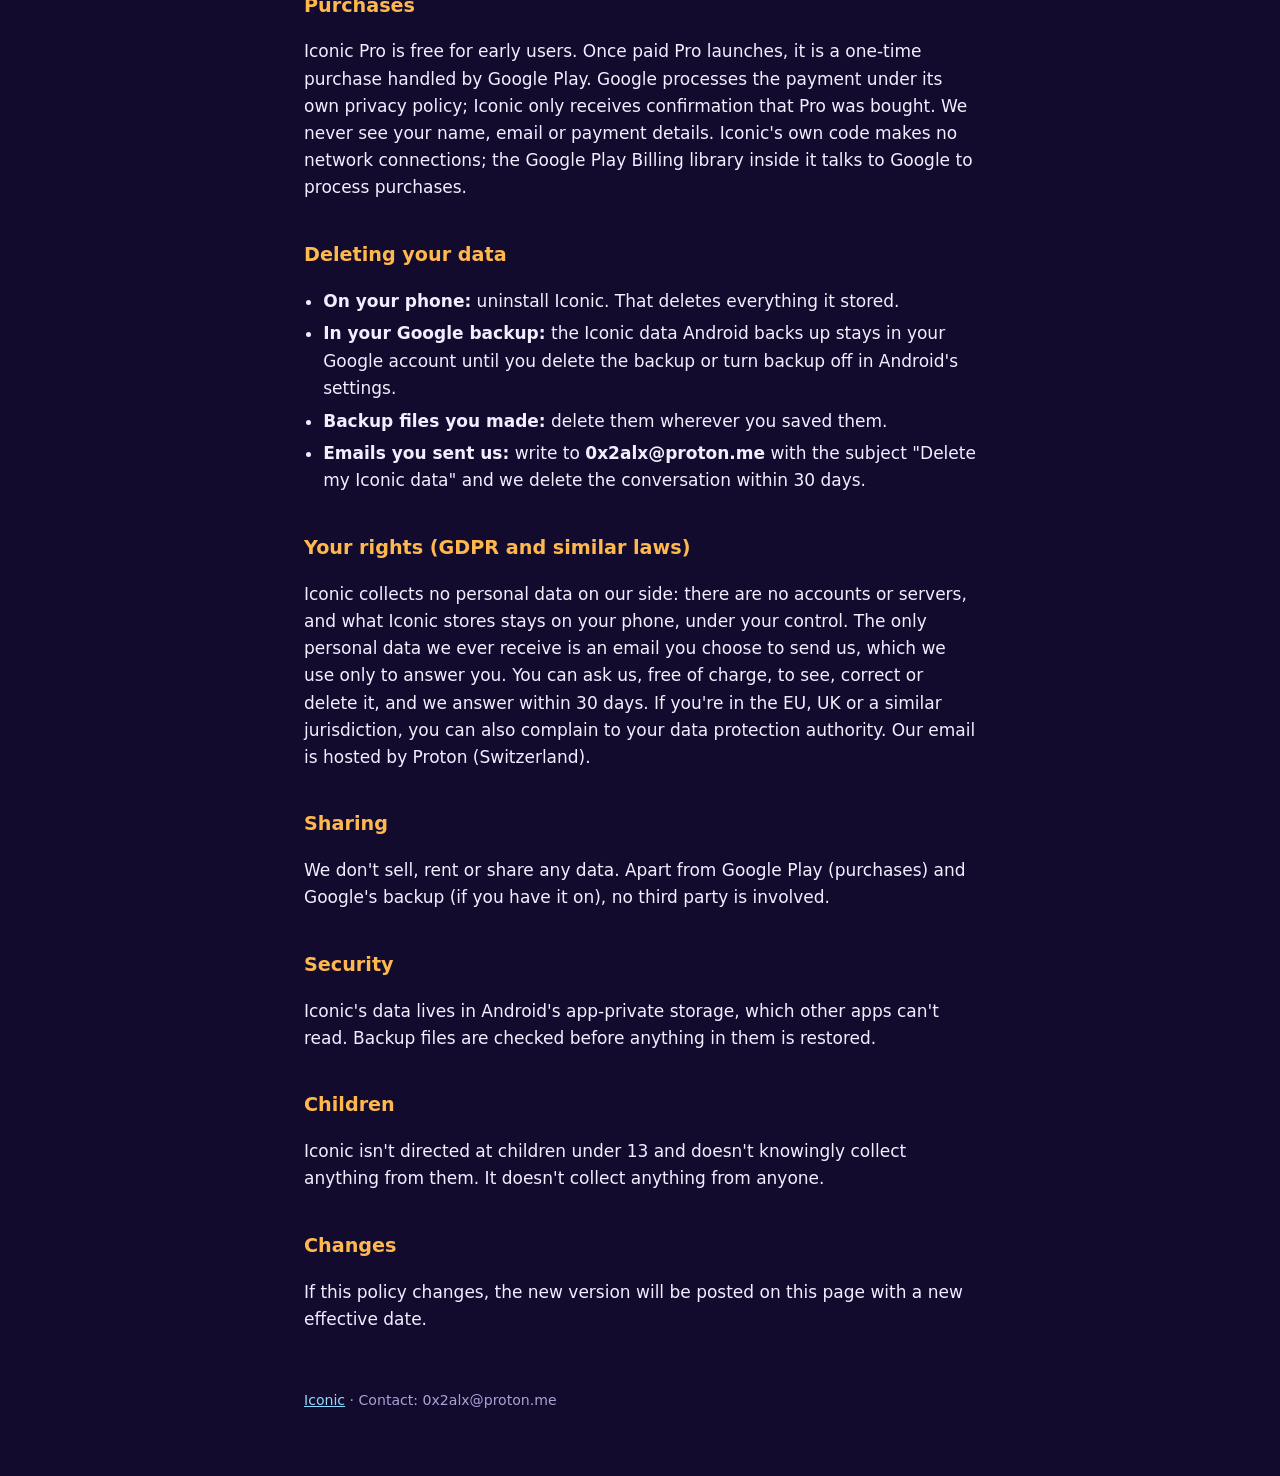
<file: privacy.html>
<!doctype html>
<html lang="en">
<head>
<meta charset="utf-8">
<meta name="viewport" content="width=device-width, initial-scale=1, viewport-fit=cover">
<title>Iconic Privacy Policy</title>
<link rel="icon" href="assets/favicon.png">
<link rel="stylesheet" href="style.css">
</head>
<body>
<div class="wrap">
  <header class="top">
    <img src="assets/iconic-logo.png" alt="">
    <a href="index.html">Iconic</a>
    <nav><a href="faq.html">FAQ</a><a href="ai.html">AI</a><a href="privacy.html" aria-current="page">Privacy</a><a href="terms.html">Terms</a></nav>
  </header>

  <h1>Iconic Privacy Policy</h1>
  <p class="muted">Effective November 5, 2026. Applies to the Iconic Android app (dev.alx.iconic).</p>

  <p><strong>The short version:</strong> Iconic has no servers, no accounts, no analytics, no ads and no trackers. Everything it knows stays on your phone. Nothing reaches us unless you email us.</p>

  <h2>Who we are</h2>
  <p>Iconic is made by Clumsy Clanker, an independent developer. For any privacy question or request, write to <strong>0x2alx@proton.me</strong>.</p>

  <h2>What Iconic uses on your phone</h2>
  <ul>
    <li><strong>Your list of apps:</strong> Iconic lists the apps you can open from your home screen, so you can pick which ones go in a widget, and reads their icons and names to draw them. It also lists the shortcuts apps offer and the icon packs you have installed.</li>
    <li><strong>Notification access</strong> (optional, for badges): Iconic counts how many notifications each app has. It doesn't read, store or send what the notifications say; the counts are kept in memory only, to draw the badges.</li>
    <li><strong>Usage access</strong> (optional, only for "Most used" order): Iconic counts how often each app was opened on your phone in the last two weeks, to sort your icons. The counts are kept in memory only and never leave your phone.</li>
    <li><strong>Build with AI</strong> (optional): when you tap <strong>Copy my setup</strong>, Iconic puts your widgets, their sizes and the list of apps you can open from your home screen on the clipboard. It happens only when you tap it, and Iconic never sends it anywhere. It leaves your phone only if you paste it into another app or website yourself.</li>
    <li><strong>Images you pick</strong> (optional, for custom icons): Iconic copies the image you choose, shrunk to icon size, into its own storage. It can't see your other photos.</li>
  </ul>

  <h2>What Iconic stores, and where</h2>
  <p>In Iconic's private storage on your phone: your widget setups (which apps, shortcuts, links and sections each widget has, their names, order and look), saved layouts, copies of shortcut icons and of images you picked as icons, whether you bought Pro, and the date you first installed Iconic (which decides early access to Pro). Shortcuts are stored as the apps hand them over, so a shortcut to a contact or a chat includes what's needed to open it, like that contact's number. Uninstalling Iconic deletes all of it.</p>
  <p>Android's backup to your Google account includes your widget setups, saved layouts, those icons and your first-install date, so a new phone starts set up. Google stores that backup under its own privacy policy, and you can turn backup off in Android's settings.</p>
  <p>If you use <strong>Back up to file</strong>, Iconic writes the same information to a file where you choose (for example Google Drive). That file is yours; we never see it.</p>

  <h2>Purchases</h2>
  <p>Iconic Pro is free for early users. Once paid Pro launches, it is a one-time purchase handled by Google Play. Google processes the payment under its own privacy policy; Iconic only receives confirmation that Pro was bought. We never see your name, email or payment details. Iconic's own code makes no network connections; the Google Play Billing library inside it talks to Google to process purchases.</p>

  <h2 id="delete">Deleting your data</h2>
  <ul>
    <li><strong>On your phone:</strong> uninstall Iconic. That deletes everything it stored.</li>
    <li><strong>In your Google backup:</strong> the Iconic data Android backs up stays in your Google account until you delete the backup or turn backup off in Android's settings.</li>
    <li><strong>Backup files you made:</strong> delete them wherever you saved them.</li>
    <li><strong>Emails you sent us:</strong> write to <strong>0x2alx@proton.me</strong> with the subject "Delete my Iconic data" and we delete the conversation within 30 days.</li>
  </ul>

  <h2>Your rights (GDPR and similar laws)</h2>
  <p>Iconic collects no personal data on our side: there are no accounts or servers, and what Iconic stores stays on your phone, under your control. The only personal data we ever receive is an email you choose to send us, which we use only to answer you. You can ask us, free of charge, to see, correct or delete it, and we answer within 30 days. If you're in the EU, UK or a similar jurisdiction, you can also complain to your data protection authority. Our email is hosted by Proton (Switzerland).</p>

  <h2>Sharing</h2>
  <p>We don't sell, rent or share any data. Apart from Google Play (purchases) and Google's backup (if you have it on), no third party is involved.</p>

  <h2>Security</h2>
  <p>Iconic's data lives in Android's app-private storage, which other apps can't read. Backup files are checked before anything in them is restored.</p>

  <h2>Children</h2>
  <p>Iconic isn't directed at children under 13 and doesn't knowingly collect anything from them. It doesn't collect anything from anyone.</p>

  <h2>Changes</h2>
  <p>If this policy changes, the new version will be posted on this page with a new effective date.</p>

  <footer><a href="index.html">Iconic</a> · Contact: 0x2alx@proton.me</footer>
</div>
</body>
</html>
</file>
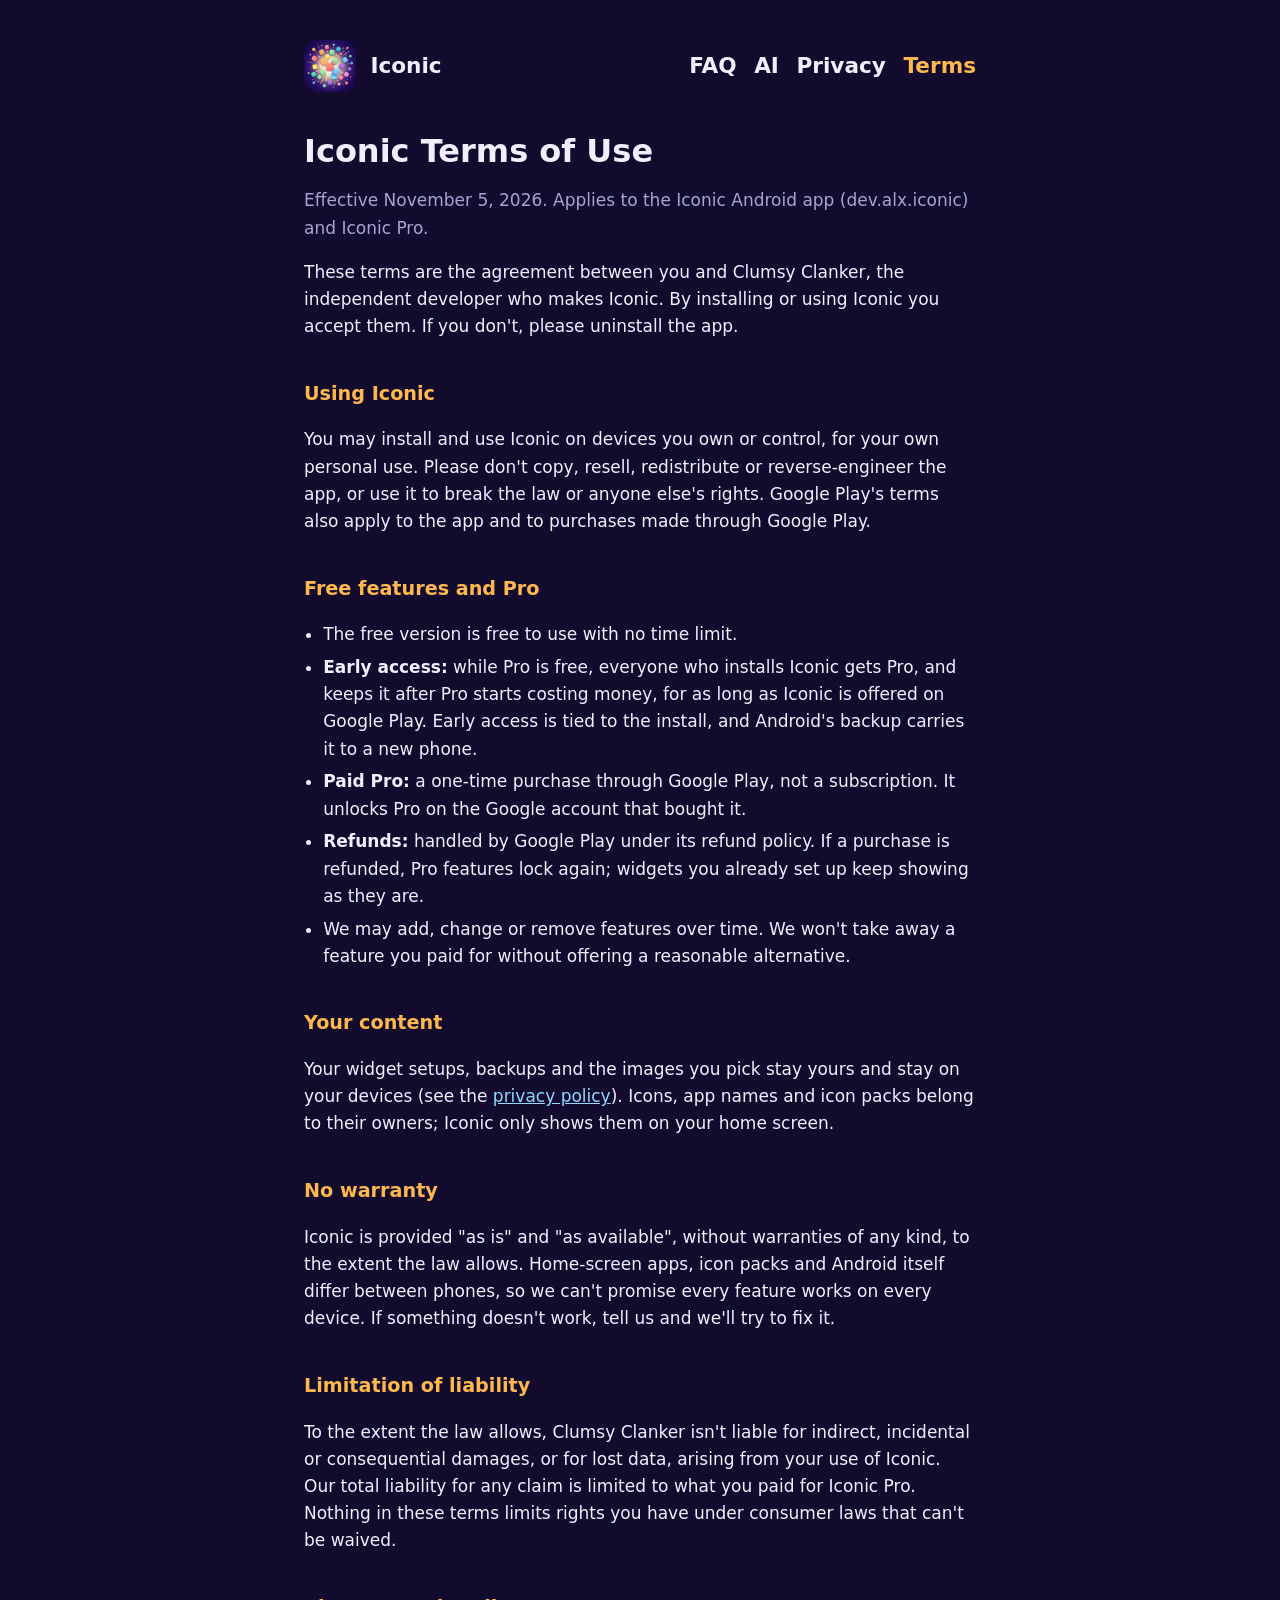
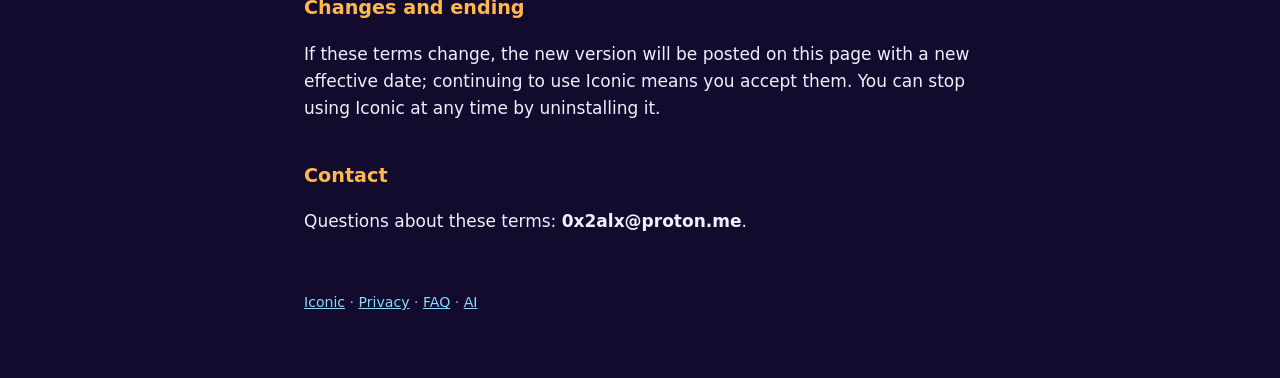
<file: terms.html>
<!doctype html>
<html lang="en">
<head>
<meta charset="utf-8">
<meta name="viewport" content="width=device-width, initial-scale=1, viewport-fit=cover">
<title>Iconic Terms of Use</title>
<link rel="icon" href="assets/favicon.png">
<link rel="stylesheet" href="style.css">
</head>
<body>
<div class="wrap">
  <header class="top">
    <img src="assets/iconic-logo.png" alt="">
    <a href="index.html">Iconic</a>
    <nav><a href="faq.html">FAQ</a><a href="ai.html">AI</a><a href="privacy.html">Privacy</a><a href="terms.html" aria-current="page">Terms</a></nav>
  </header>

  <h1>Iconic Terms of Use</h1>
  <p class="muted">Effective November 5, 2026. Applies to the Iconic Android app (dev.alx.iconic) and Iconic Pro.</p>

  <p>These terms are the agreement between you and Clumsy Clanker, the independent developer who makes Iconic. By installing or using Iconic you accept them. If you don't, please uninstall the app.</p>

  <h2>Using Iconic</h2>
  <p>You may install and use Iconic on devices you own or control, for your own personal use. Please don't copy, resell, redistribute or reverse-engineer the app, or use it to break the law or anyone else's rights. Google Play's terms also apply to the app and to purchases made through Google Play.</p>

  <h2>Free features and Pro</h2>
  <ul>
    <li>The free version is free to use with no time limit.</li>
    <li><strong>Early access:</strong> while Pro is free, everyone who installs Iconic gets Pro, and keeps it after Pro starts costing money, for as long as Iconic is offered on Google Play. Early access is tied to the install, and Android's backup carries it to a new phone.</li>
    <li><strong>Paid Pro:</strong> a one-time purchase through Google Play, not a subscription. It unlocks Pro on the Google account that bought it.</li>
    <li><strong>Refunds:</strong> handled by Google Play under its refund policy. If a purchase is refunded, Pro features lock again; widgets you already set up keep showing as they are.</li>
    <li>We may add, change or remove features over time. We won't take away a feature you paid for without offering a reasonable alternative.</li>
  </ul>

  <h2>Your content</h2>
  <p>Your widget setups, backups and the images you pick stay yours and stay on your devices (see the <a href="privacy.html">privacy policy</a>). Icons, app names and icon packs belong to their owners; Iconic only shows them on your home screen.</p>

  <h2>No warranty</h2>
  <p>Iconic is provided "as is" and "as available", without warranties of any kind, to the extent the law allows. Home-screen apps, icon packs and Android itself differ between phones, so we can't promise every feature works on every device. If something doesn't work, tell us and we'll try to fix it.</p>

  <h2>Limitation of liability</h2>
  <p>To the extent the law allows, Clumsy Clanker isn't liable for indirect, incidental or consequential damages, or for lost data, arising from your use of Iconic. Our total liability for any claim is limited to what you paid for Iconic Pro. Nothing in these terms limits rights you have under consumer laws that can't be waived.</p>

  <h2>Changes and ending</h2>
  <p>If these terms change, the new version will be posted on this page with a new effective date; continuing to use Iconic means you accept them. You can stop using Iconic at any time by uninstalling it.</p>

  <h2>Contact</h2>
  <p>Questions about these terms: <strong>0x2alx@proton.me</strong>.</p>

  <footer><a href="index.html">Iconic</a> · <a href="privacy.html">Privacy</a> · <a href="faq.html">FAQ</a> · <a href="ai.html">AI</a></footer>
</div>
</body>
</html>
</file>
<file: style.css>
/* Iconic site. Dark on purpose, with the logo's candy colours as accents. System fonts only, so the pages load nothing from third parties. */
:root {
  --void: #120B2E;
  --deep: #1D1442;
  --line: #31266A;
  --accent: #FFB84D;
  --link: #8FD8FF;
  --ink: #F3EEFF;
  --muted: #ABA2D4;
  color-scheme: dark;
}
* { box-sizing: border-box; }
body {
  margin: 0; background: var(--void); color: var(--ink);
  font: 17px/1.6 system-ui, -apple-system, "Segoe UI", Roboto, sans-serif;
}
.wrap {
  max-width: 44rem; margin: 0 auto; padding-block: 2.5rem 4rem;
  padding-left: max(1rem, env(safe-area-inset-left, 0px)); padding-right: max(1rem, env(safe-area-inset-right, 0px));
}
header.top { display: flex; align-items: center; gap: .9rem; margin-bottom: 2.5rem; flex-wrap: wrap; }
header.top img { width: 52px; height: 52px; }
header.top a { color: var(--ink); text-decoration: none; font-weight: 700; font-size: 1.35rem; }
nav { margin-left: auto; display: flex; gap: 1.1rem; font-size: .95rem; }
nav a { color: var(--link); text-decoration: none; }
nav a[aria-current] { color: var(--accent); }
h1 { font-size: 2rem; line-height: 1.2; margin: 0 0 .4rem; text-wrap: balance; }
h2 { font-size: 1.2rem; margin: 2.4rem 0 .5rem; color: var(--accent); text-wrap: balance; }
p, li { color: var(--ink); }
.muted { color: var(--muted); }
a { color: var(--link); }
a:focus-visible, summary:focus-visible { outline: 2px solid var(--accent); outline-offset: 3px; border-radius: 4px; }
ul { padding-left: 1.2rem; }
li + li { margin-top: .35rem; }
.free { display: inline-block; font-size: .78rem; font-weight: 700; letter-spacing: .02em; padding: .1em .5em; border-radius: 6px;
  background: var(--accent); color: var(--void); vertical-align: .15em; }

/* FAQ */
details { border-top: 1px solid var(--line); padding: .9rem 0; }
details:last-of-type { border-bottom: 1px solid var(--line); }
summary { cursor: pointer; font-weight: 600; list-style: none; display: flex; gap: .7rem; }
summary::-webkit-details-marker { display: none; }
summary::before { content: "+"; color: var(--accent); font-weight: 700; width: 1ch; flex: none; }
details[open] summary::before { content: "−"; }
details > :not(summary) { margin-left: 1.7rem; }

/* home */
.hero { text-align: center; padding-block: 1rem 1.5rem; }
.hero img { width: 140px; height: 140px; }
.hero p { color: var(--muted); max-width: 32rem; margin-inline: auto; }
.links { display: grid; gap: .8rem; margin-top: 2rem; }
.links a { display: block; padding: 1rem 1.2rem; background: var(--deep); border: 1px solid var(--line); border-radius: 12px;
  color: var(--ink); text-decoration: none; }
.links a span { display: block; color: var(--muted); font-size: .92rem; }
footer { margin-top: 3.5rem; color: var(--muted); font-size: .88rem; }

/* docs pages */
h3 { font-size: 1.05rem; margin: 1.6rem 0 .4rem; }
ol { padding-left: 1.4rem; }
li + li { margin-top: .35rem; }
code { font: .88em ui-monospace, SFMono-Regular, Menlo, Consolas, monospace; background: var(--deep); padding: .08em .35em; border-radius: 4px; overflow-wrap: anywhere; }
pre { background: var(--deep); border: 1px solid var(--line); border-radius: 10px; padding: .9rem 1rem; overflow-x: auto; font-size: .85rem; line-height: 1.5; }
pre code { background: none; padding: 0; overflow-wrap: normal; }
.wrap table { display: block; overflow-x: auto; border-collapse: collapse; font-size: .9rem; margin: 1rem 0; }
th, td { text-align: left; vertical-align: top; padding: .5rem .7rem; border-top: 1px solid var(--line); }
th { color: var(--accent); white-space: nowrap; }
td:first-child { white-space: nowrap; }
</file>
